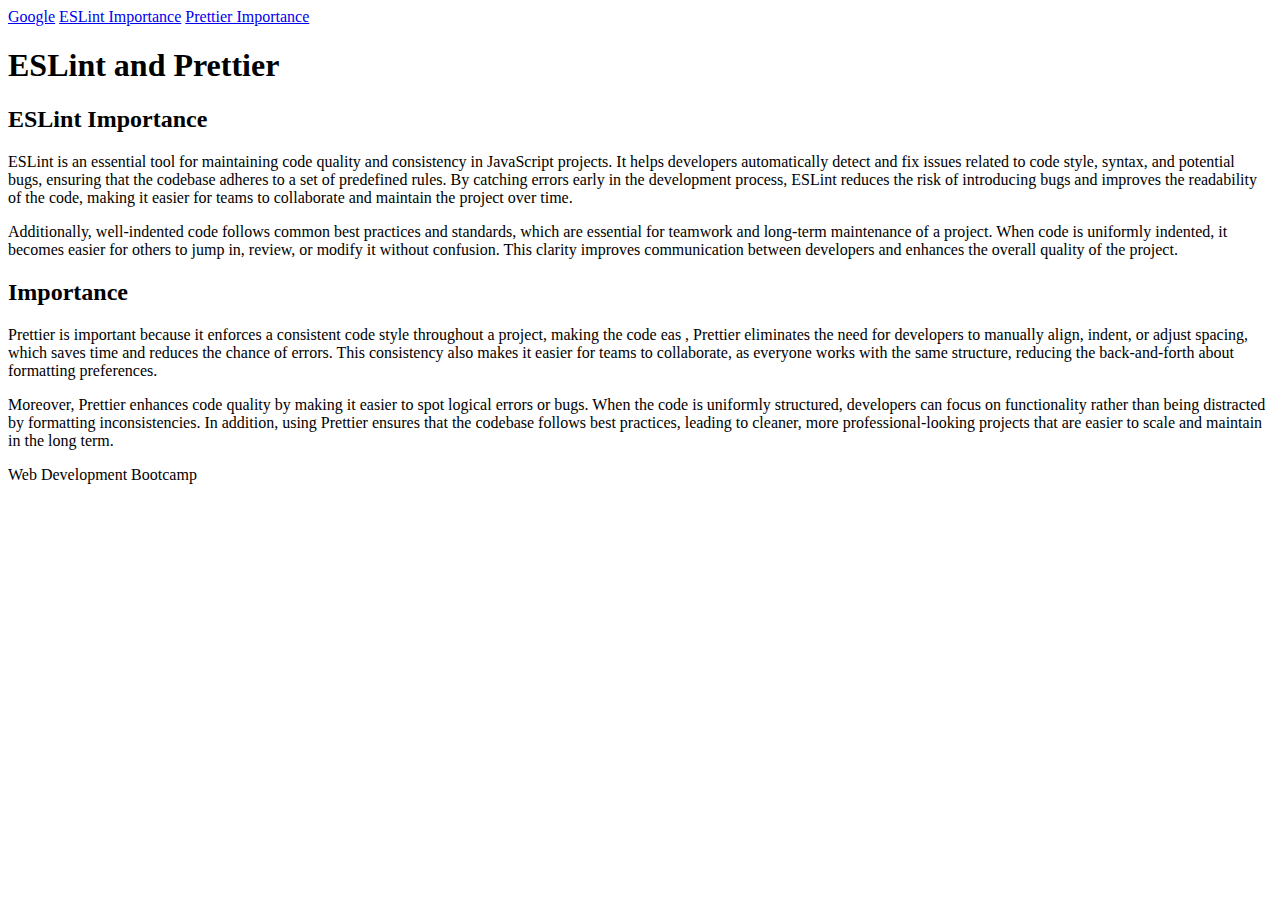
<file: html-and-the-web_find-the-errors/index.html>
<!DOCTYPE html>
<html lang="en">
  <head>
    <meta charset="UTF-8" />
    <meta name="viewport" content="width=device-width, initial-scale=1.0" />
    <title>Find the Errors</title>
  </head>
  <header>
    <nav>
      <a href="https://www.google.com/" target="_blank">Google</a>
      <a href="#article-eslint">ESLint Importance</a>
      <a href="#article-prettier">Prettier Importance</a>
    </nav>
  </header>
  <body>
    <h1>ESLint and Prettier</h1>
    <article id="article-eslint">
      <h2>ESLint Importance</h2>
      <p>
        ESLint is an essential tool for maintaining code quality and consistency
        in JavaScript projects. It helps developers automatically detect and fix
        issues related to code style, syntax, and potential bugs, ensuring that
        the codebase adheres to a set of predefined rules. By catching errors
        early in the development process, ESLint reduces the risk of introducing
        bugs and improves the readability of the code, making it easier for
        teams to collaborate and maintain the project over time.
      </p>
      <p>
        Additionally, well-indented code follows common best practices and
        standards, which are essential for teamwork and long-term maintenance of
        a project. When code is uniformly indented, it becomes easier for others
        to jump in, review, or modify it without confusion. This clarity
        improves communication between developers and enhances the overall
        quality of the project.
      </p>
    </article>
    <article id="article-prettier">
      <h2>Importance</h2>
      <p>
        Prettier is important because it enforces a consistent code style
        throughout a project, making the code eas , Prettier eliminates the need
        for developers to manually align, indent, or adjust spacing, which saves
        time and reduces the chance of errors. This consistency also makes it
        easier for teams to collaborate, as everyone works with the same
        structure, reducing the back-and-forth about formatting preferences.
      </p>
      <p>
        Moreover, Prettier enhances code quality by making it easier to spot
        logical errors or bugs. When the code is uniformly structured,
        developers can focus on functionality rather than being distracted by
        formatting inconsistencies. In addition, using Prettier ensures that the
        codebase follows best practices, leading to cleaner, more
        professional-looking projects that are easier to scale and maintain in
        the long term.
      </p>
    </article>
    <footer>Web Development Bootcamp</footer>
  </body>
</html>
</file>
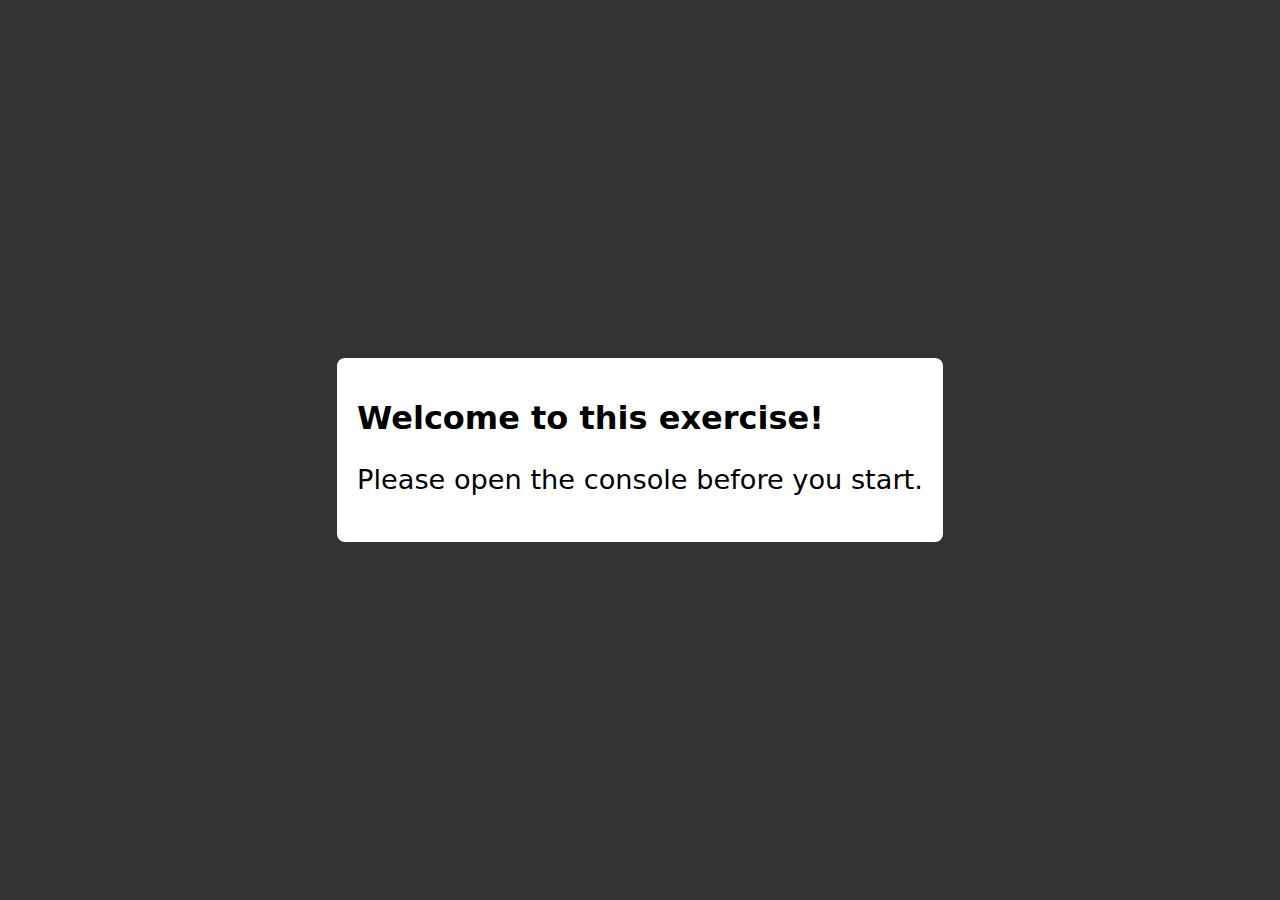
<file: js-conditions-and-booleans_statements/index.html>
<!DOCTYPE html>
<html lang="en">
  <head>
    <meta charset="utf-8" />
    <meta
      name="viewport"
      content="width=device-width, initial-scale=1, shrink-to-fit=no"
    />
    <title>JS Conditions and Booleans: Statements</title>
    <link rel="stylesheet" href="./css/styles.css" />
    <script src="./js/index.js" defer></script>
  </head>
  <body>
    <header>
      <h1>Welcome to this exercise!</h1>
      <p>Please open the console before you start.</p>
    </header>
  </body>
</html>
</file>
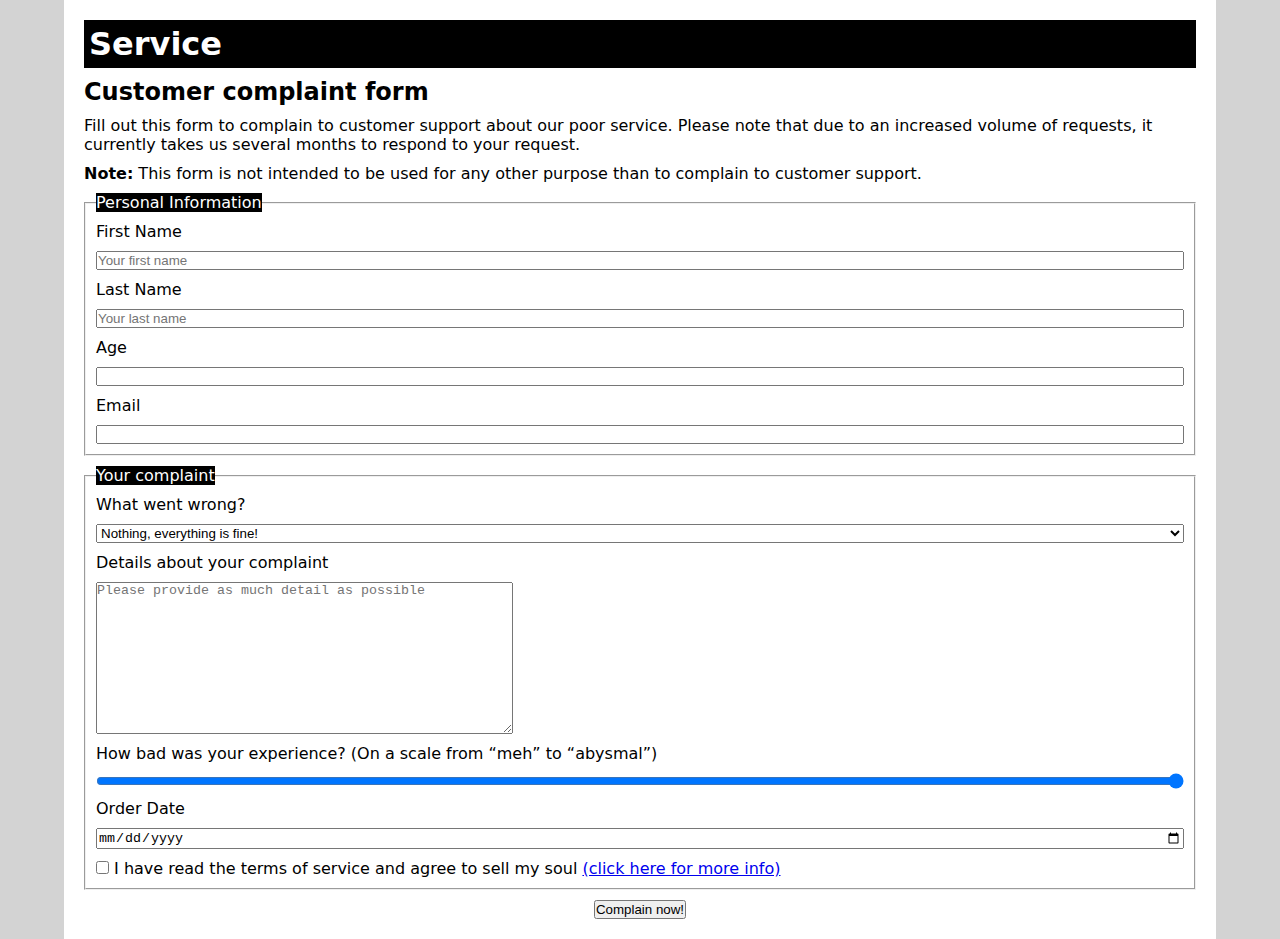
<file: js-forms_handle-form-submit/index.html>
<!DOCTYPE html>
<html lang="en">
  <head>
    <meta charset="utf-8" />
    <meta
      name="viewport"
      content="width=device-width, initial-scale=1, shrink-to-fit=no"
    />
    <title>JS Forms: Checkbox Input</title>
    <link rel="stylesheet" href="./css/styles.css" />
    <script src="./js/index.js" defer></script>
  </head>
  <body>
    <main>
      <h1>Service</h1>
      <h2>Customer complaint form</h2>
      <p>
        Fill out this form to complain to customer support about our poor
        service. Please note that due to an increased volume of requests, it
        currently takes us several months to respond to your request.
      </p>
      <p>
        <strong>Note:</strong> This form is not intended to be used for any
        other purpose than to complain to customer support.
      </p>
      <form data-js="form">
        <fieldset>
          <legend>Personal Information</legend>
          <label for="first-name">First Name</label>
          <input
            type="text"
            name="firstName"
            id="first-name"
            placeholder="Your first name"
          />

          <label for="last-name">Last Name</label>
          <input
            type="text"
            name="lastName"
            id="last-name"
            placeholder="Your last name"
          />

          <label for="age">Age</label>
          <input type="number" name="age" id="age" min="16" max="200" />

          <label for="email">Email</label>
          <input type="email" name="email" id="email" />
        </fieldset>

        <fieldset>
          <legend>Your complaint</legend>
          <label for="complaint">What went wrong?</label>
          <select name="complaint" id="complaint">
            <option value="nothing" selected>
              Nothing, everything is fine!
            </option>
            <option value="personal">It's me, not you!</option>
            <option value="broken">
              My product is broken, can you fix it?
            </option>
          </select>

          <label for="details">Details about your complaint</label>
          <textarea
            name="details"
            id="details"
            rows="10"
            cols="50"
            placeholder="Please provide as much detail as possible"
          ></textarea>

          <label for="badness"
            >How bad was your experience? (On a scale from <q>meh</q> to
            <q>abysmal</q>)
          </label>
          <input
            id="badness"
            name="badness"
            type="range"
            min="1"
            max="100"
            value="100"
          />

          <label for="order-date">Order Date</label>
          <input type="date" name="orderDate" id="order-date" />

          <label for="tos">
            <input type="checkbox" name="tos" id="tos" />
            I have read the terms of service and agree to sell my soul
            <a
              href="https://www.youtube.com/watch?v=dQw4w9WgXcQ"
              target="_blank"
              rel="noreferrer noopener"
            >
              (click here for more info)
            </a>
          </label>
        </fieldset>

        <button type="submit">Complain now!</button>
      </form>
    </main>
  </body>
</html>
</file>
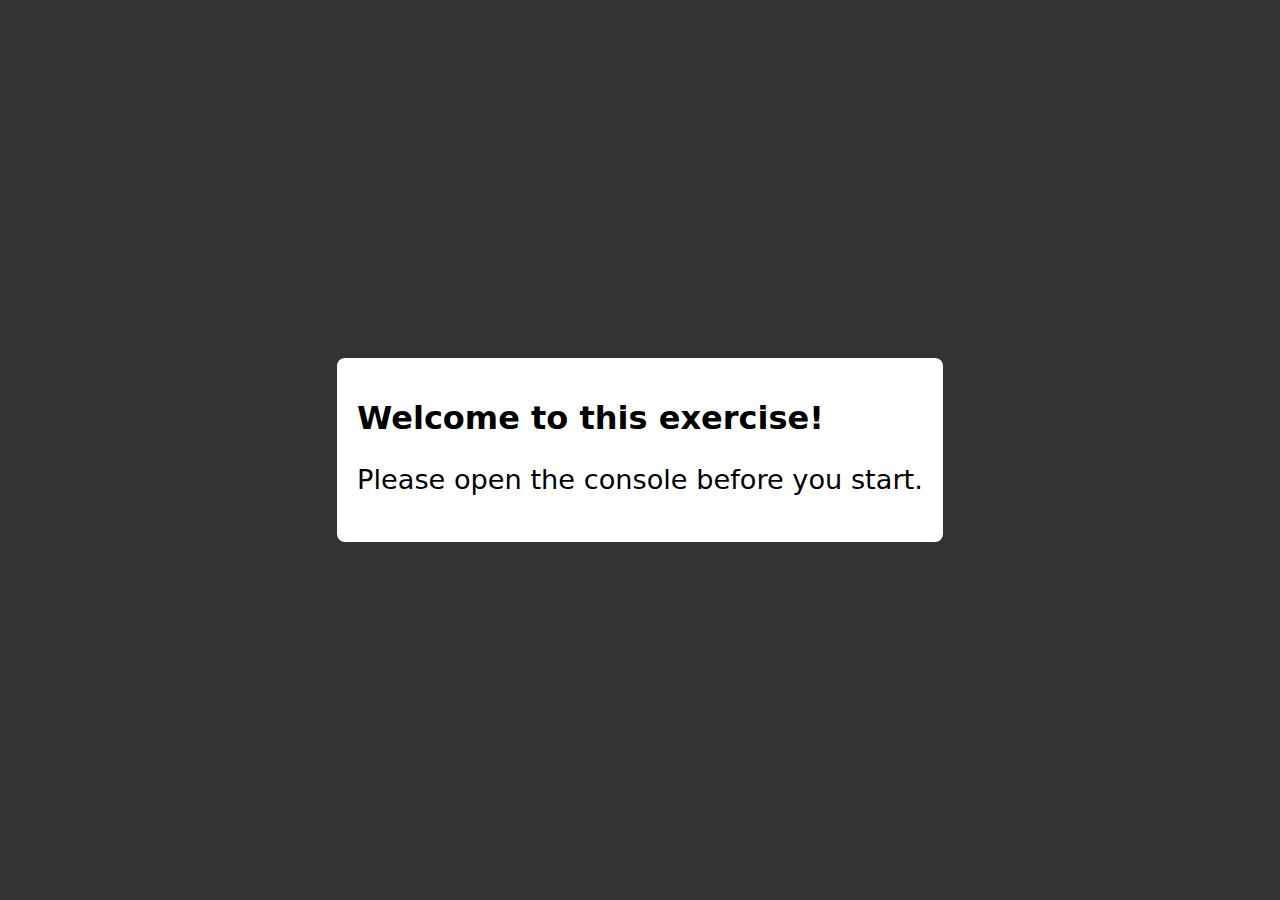
<file: js-functions_basic-functions/index.html>
<!DOCTYPE html>
<html lang="en">
  <head>
    <meta charset="utf-8" />
    <meta
      name="viewport"
      content="width=device-width, initial-scale=1, shrink-to-fit=no"
    />
    <title>JS Functions: Basic Functions</title>
    <link rel="stylesheet" href="./css/styles.css" />
    <script src="./js/index.js" defer></script>
  </head>
  <body>
    <!-- You don't need to change the HTML for this exercise. -->

    <header>
      <h1>Welcome to this exercise!</h1>
      <p>Please open the console before you start.</p>
    </header>
  </body>
</html>
</file>
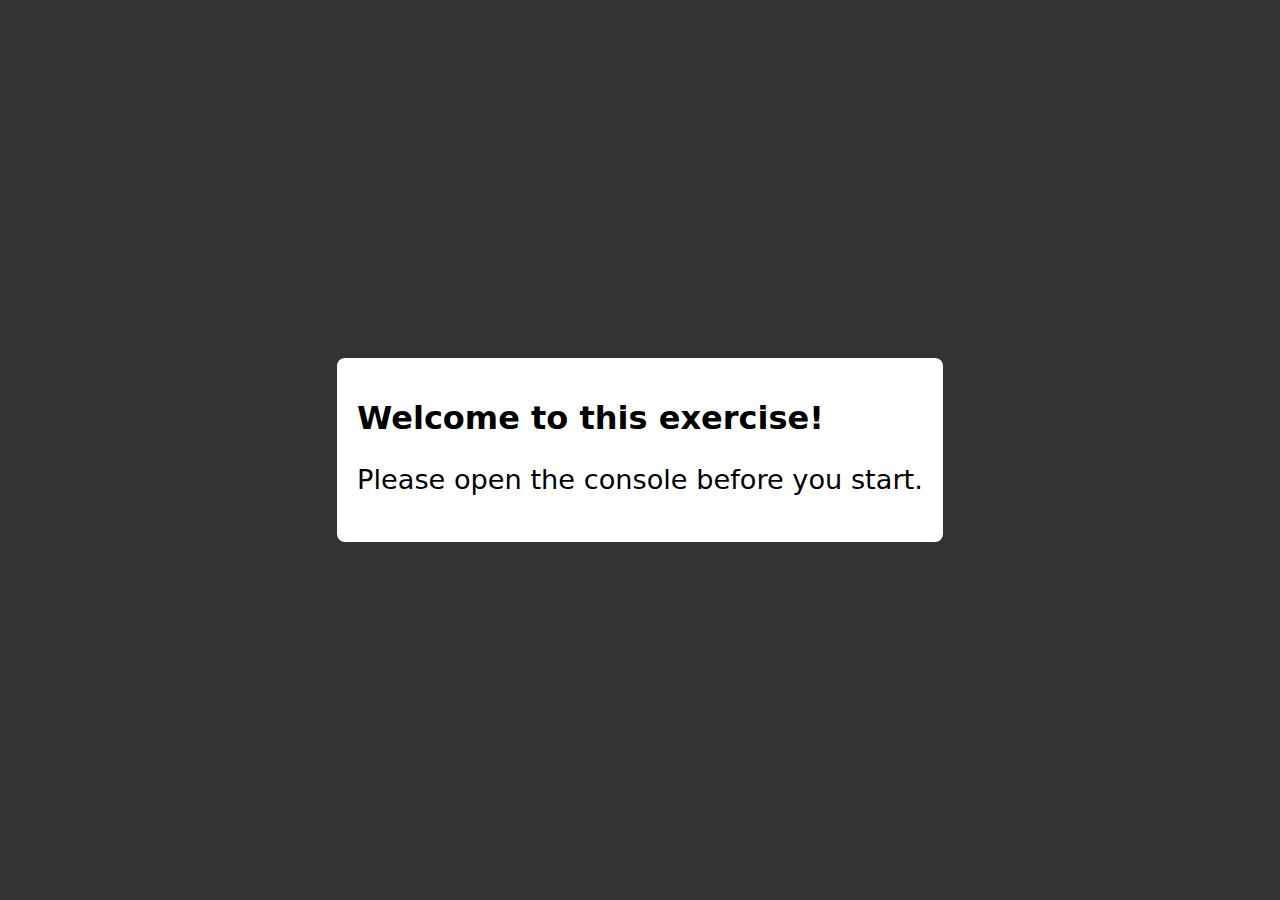
<file: js-functions_functions-with-parameters/index.html>
<!DOCTYPE html>
<html lang="en">
  <head>
    <meta charset="utf-8" />
    <meta
      name="viewport"
      content="width=device-width, initial-scale=1, shrink-to-fit=no"
    />
    <title>JS Functions: Functions with Parameters</title>
    <link rel="stylesheet" href="./css/styles.css" />
    <script src="./js/index.js" defer></script>
  </head>
  <body>
    <!-- You don't need to change the HTML for this exercise. -->

    <header>
      <h1>Welcome to this exercise!</h1>
      <p>Please open the console before you start.</p>
    </header>
  </body>
</html>
</file>
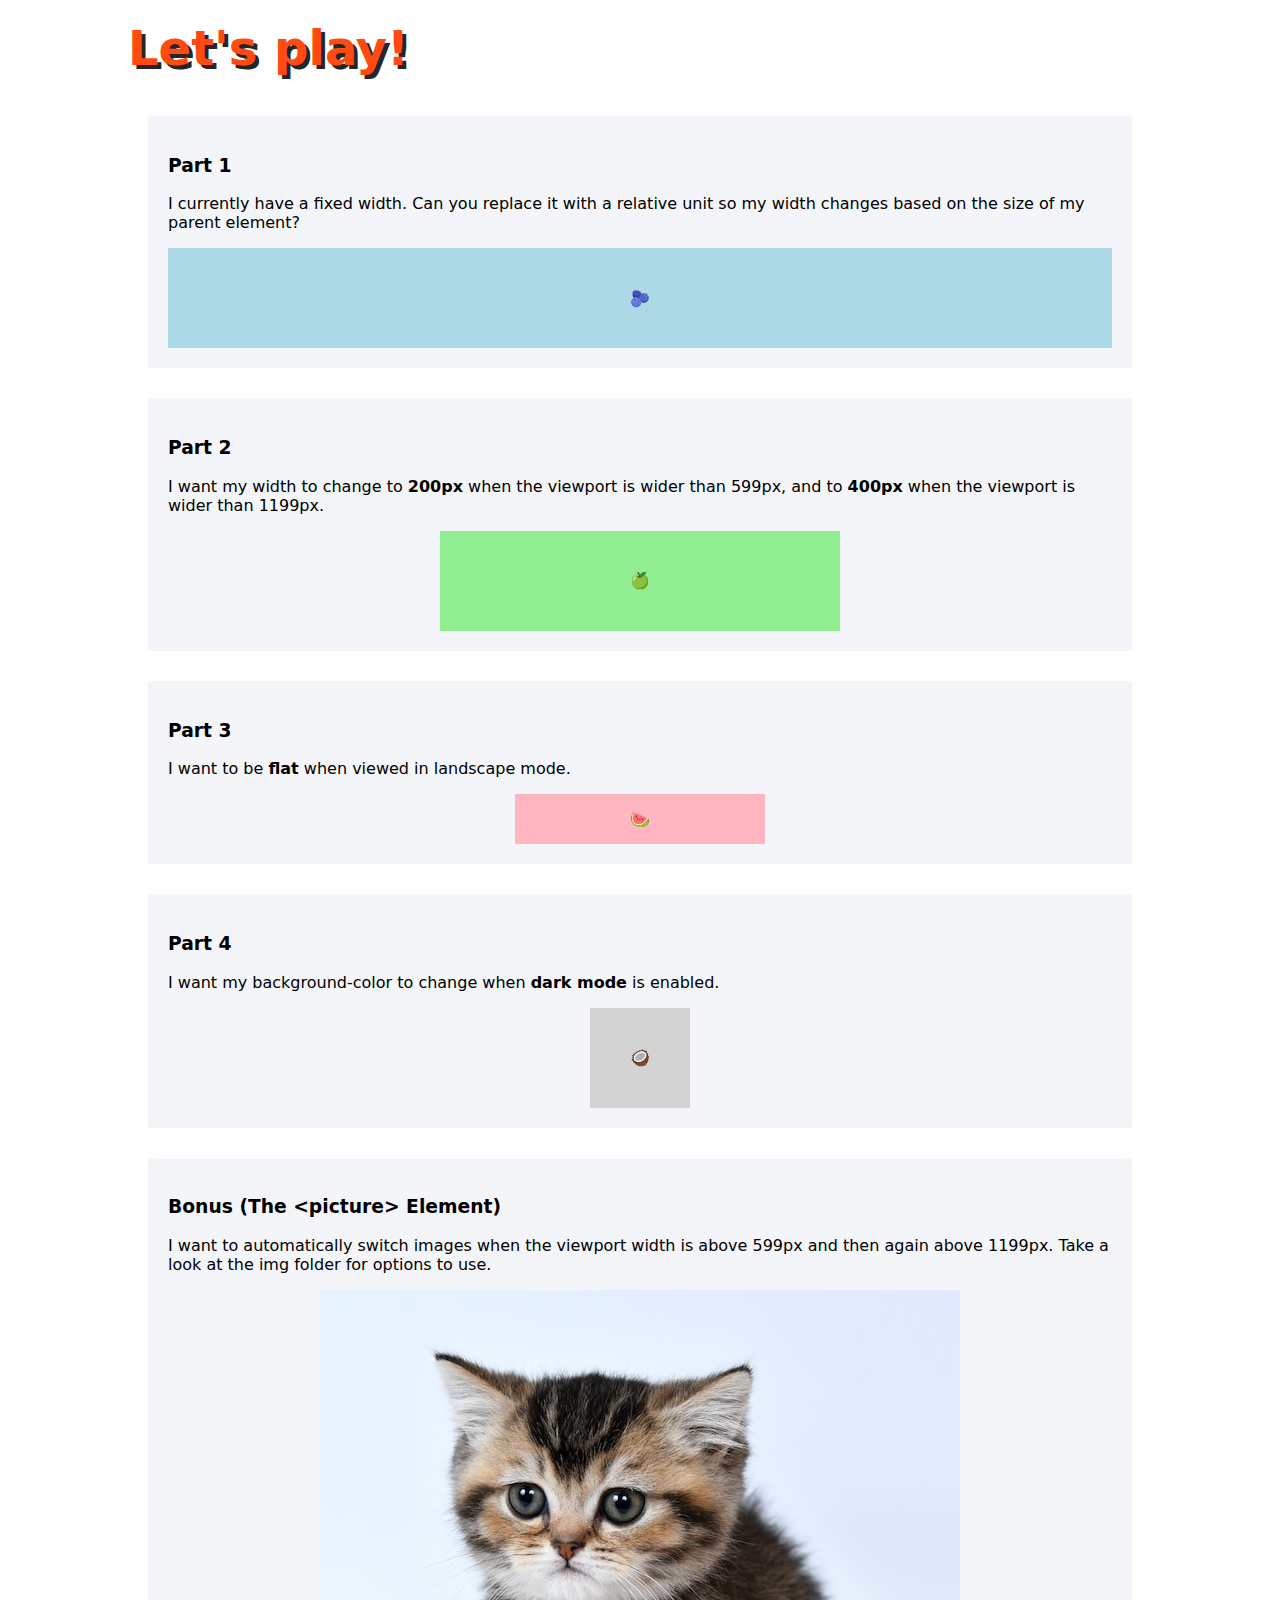
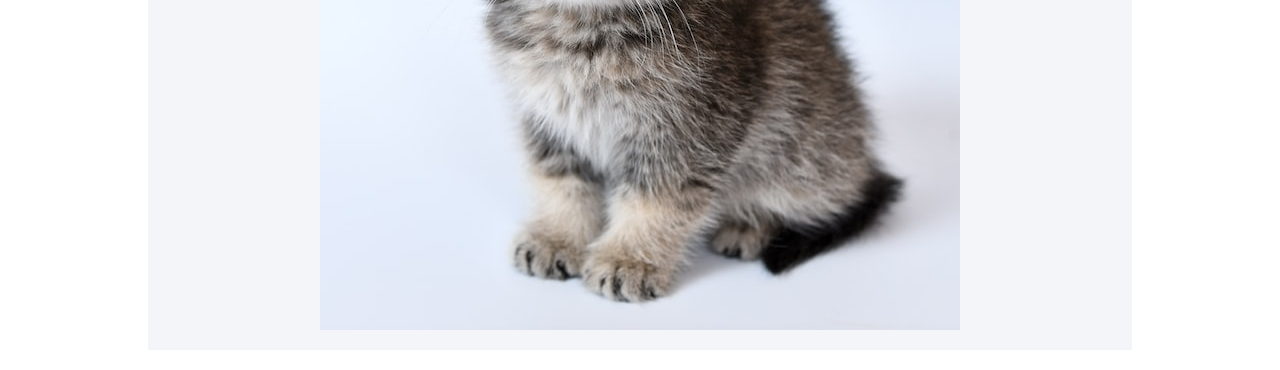
<file: css-responsive-playground/css-responsive_playground/index.html>
<!DOCTYPE html>
<html lang="en">
  <head>
    <meta charset="utf-8" />
    <meta
      name="viewport"
      content="width=device-width, initial-scale=1, shrink-to-fit=no"
    />
    <title>Playground</title>
    <link rel="stylesheet" href="./css/styles.css" />
  </head>
  <body>
    <main>
      <h1>Let's play!</h1>
      <section class="playground">
        <section class="section">
          <h3>Part 1</h3>
          <p>
            I currently have a fixed width. Can you replace it with a relative
            unit so my width changes based on the size of my parent element?
          </p>
          <div class="box box--one">🫐</div>
        </section>
        <section class="section">
          <h3>Part 2</h3>
          <p>
            I want my width to change to <strong>200px</strong> when the
            viewport is wider than 599px, and to <strong>400px</strong> when the
            viewport is wider than 1199px.
          </p>
          <div class="box box--two">🍏</div>
        </section>
        <section class="section">
          <h3>Part 3</h3>
          <p>
            I want to be <strong>flat</strong> when viewed in landscape mode.
          </p>
          <div class="box box--three">🍉</div>
        </section>
        <section class="section">
          <h3>Part 4</h3>
          <p>
            I want my background-color to change when
            <strong>dark mode</strong> is enabled.
          </p>
          <div class="box box--four">🥥</div>
        </section>

        <section class="section">
          <h3>Bonus (The &lt;picture&gt; Element)</h3>
          <p>
            I want to automatically switch images when the viewport width is
            above 599px and then again above 1199px. Take a look at the img
            folder for options to use.
          </p>
          <div class="box box--five">
            <!-- You might want to use the <picture> element here. -->
            <img src="./img/cat_small.jpg" alt="A cat" />
          </div>
        </section>
      </section>
    </main>
  </body>
</html>
</file>
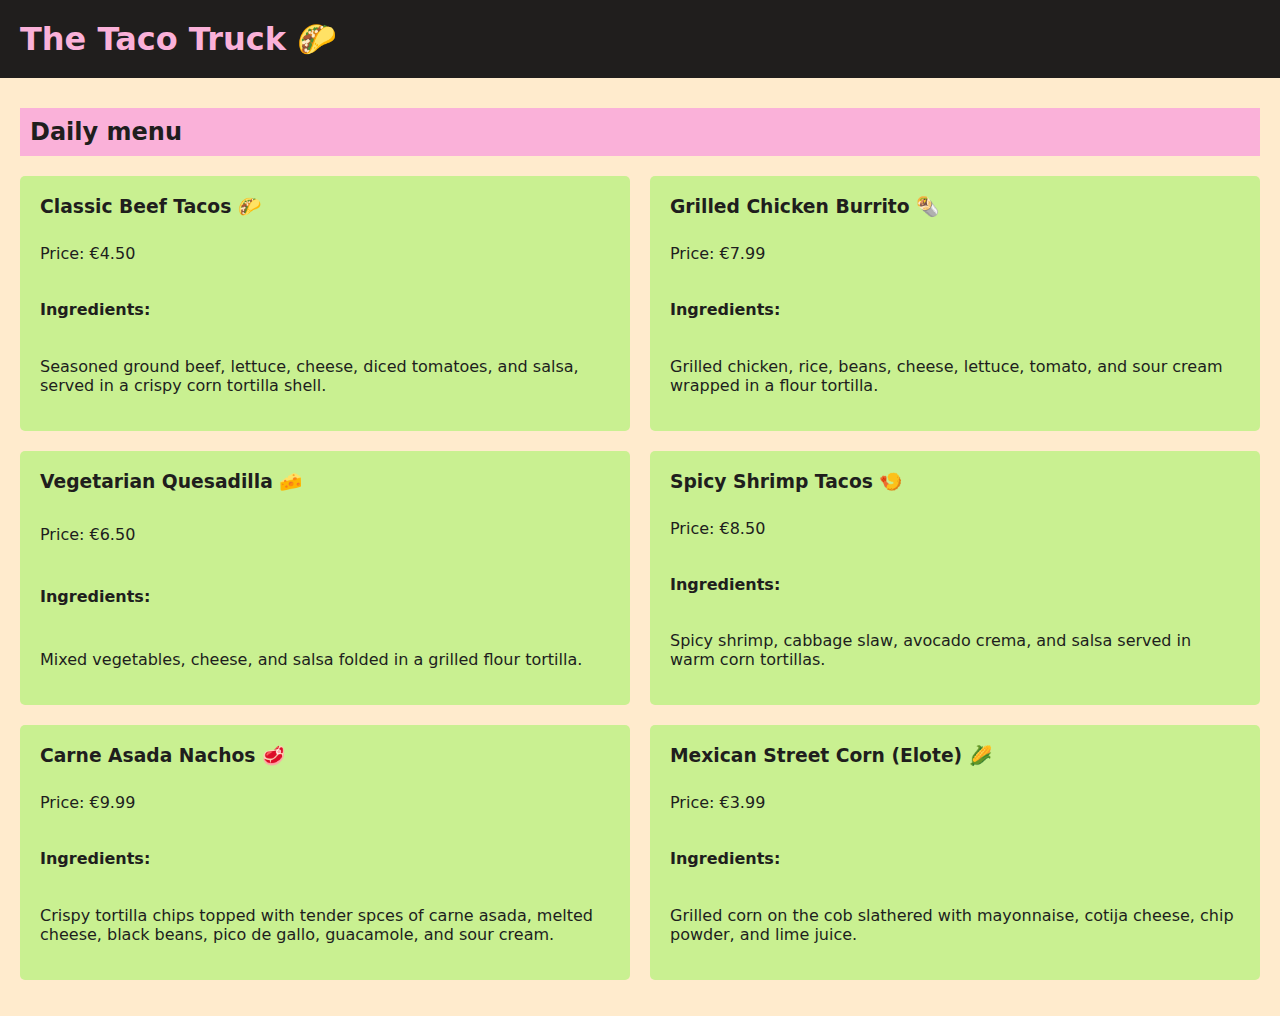
<file: css_taco_truck/css-structure_taco-truck/index.html>
<!DOCTYPE html>
<html lang="en">
  <head>
    <meta charset="utf-8" />
    <meta
      name="viewport"
      content="width=device-width, initial-scale=1, shrink-to-fit=no"
    />
    <title>The Taco Truck</title>
    <link rel="stylesheet" href="./styles.css" />
  </head>
  <body>
    <header class="header">
      <h1 class="header__title">
        The Taco Truck
        <span
          role="img"
          aria-label="Taco emoji representing the restaurant theme"
          >🌮</span
        >
      </h1>
    </header>

    <main class="main-content">
      <h2 class="main-content__title">Daily menu</h2>
      <ul class="main-content__menu-list">
        <li class="card">
          <h3 class="card__title">
            Classic Beef Tacos
            <span
              role="img"
              aria-label="Taco emoji representing Classic Beef Tacos"
              >🌮</span
            >
          </h3>
          <p>Price: €4.50</p>
          <h4>Ingredients:</h4>
          <p>
            Seasoned ground beef, lettuce, cheese, diced tomatoes, and salsa,
            served in a crispy corn tortilla shell.
          </p>
        </li>

        <li class="card">
          <h3 class="card__title">
            Grilled Chicken Burrito
            <span
              role="img"
              aria-label="Burrito emoji representing Grilled Chicken Burrito"
              >🌯</span
            >
          </h3>
          <p>Price: €7.99</p>
          <h4>Ingredients:</h4>
          <p>
            Grilled chicken, rice, beans, cheese, lettuce, tomato, and sour
            cream wrapped in a flour tortilla.
          </p>
        </li>

        <li class="card">
          <h3 class="card__title">
            Vegetarian Quesadilla
            <span
              role="img"
              aria-label="Cheese emoji representing Vegetarian Quesadilla"
              >🧀</span
            >
          </h3>
          <p>Price: €6.50</p>
          <h4>Ingredients:</h4>
          <p>
            Mixed vegetables, cheese, and salsa folded in a grilled flour
            tortilla.
          </p>
        </li>

        <li class="card">
          <h3 class="card__title">
            Spicy Shrimp Tacos
            <span
              role="img"
              aria-label="Shrimp emoji representing Spicy Shrimp Tacos"
              >🍤</span
            >
          </h3>
          <p>Price: €8.50</p>
          <h4>Ingredients:</h4>
          <p>
            Spicy shrimp, cabbage slaw, avocado crema, and salsa served in warm
            corn tortillas.
          </p>
        </li>

        <li class="card">
          <h3 class="card__title">
            Carne Asada Nachos
            <span
              role="img"
              aria-label="Steak emoji representing Carne Asada Nachos"
              >🥩</span
            >
          </h3>
          <p>Price: €9.99</p>
          <h4>Ingredients:</h4>
          <p>
            Crispy tortilla chips topped with tender spces of carne asada,
            melted cheese, black beans, pico de gallo, guacamole, and sour
            cream.
          </p>
        </li>

        <li class="card">
          <h3 class="card__title">
            Mexican Street Corn (Elote)
            <span
              role="img"
              aria-label="Corn emoji representing Mexican Street Corn"
              >🌽</span
            >
          </h3>
          <p>Price: €3.99</p>
          <h4>Ingredients:</h4>
          <p>
            Grilled corn on the cob slathered with mayonnaise, cotija cheese,
            chip powder, and lime juice.
          </p>
        </li>
      </ul>
    </main>
  </body>
</html>
</file>
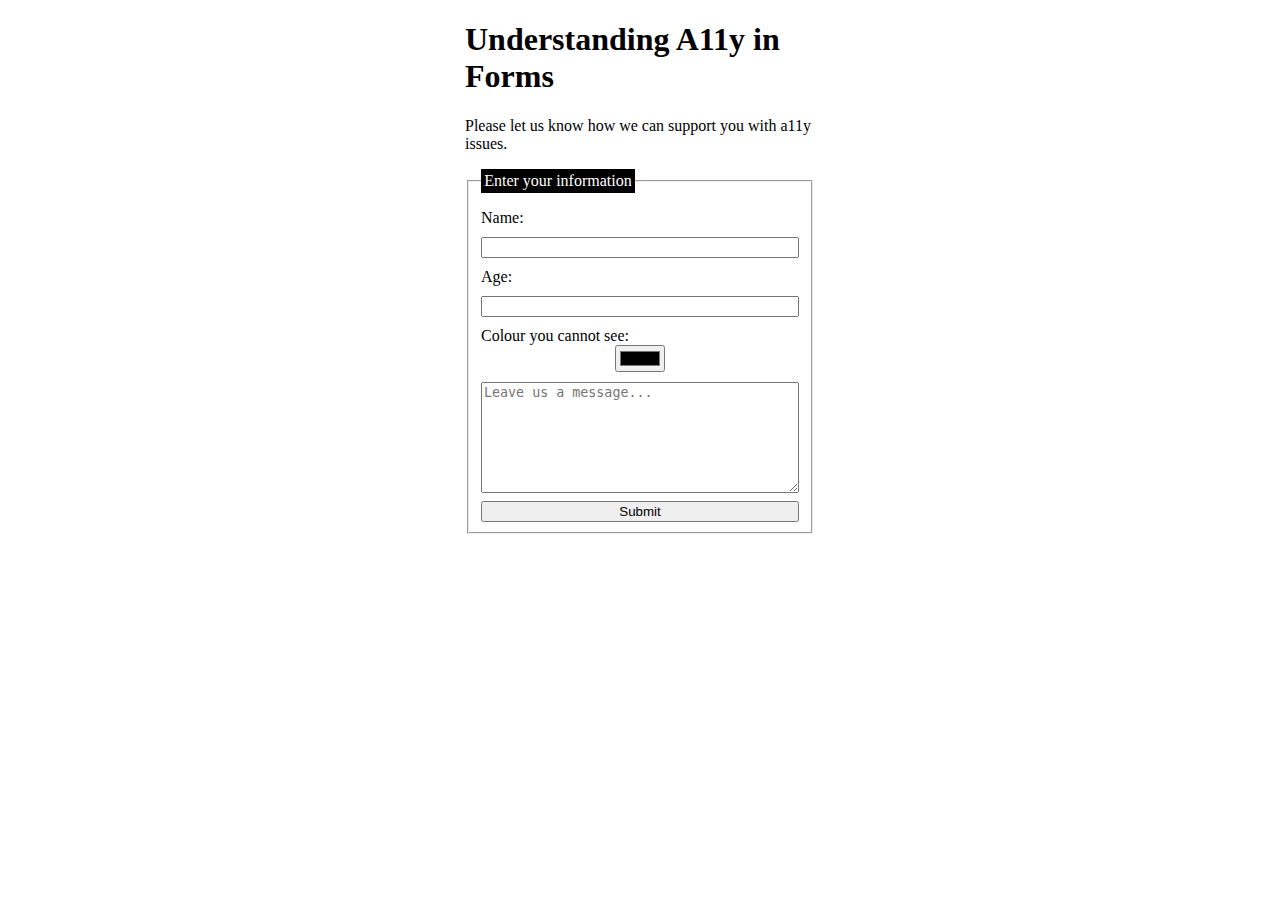
<file: finding-a11y-errors/html-forms_finding-a11y-errors/index.html>
<!DOCTYPE html>
<html lang="en">
  <head>
    <meta charset="utf-8" />
    <meta
      name="viewport"
      content="width=device-width, initial-scale=1, shrink-to-fit=no"
    />
    <title>dForms and A11y</title>
    <link rel="stylesheet" href="./css/styles.css" />
  </head>
  <body>
    <section>
      <h1 id="title">Understanding A11y in Forms</h1>
      <p id="description">
        Please let us know how we can support you with a11y issues.
      </p>

      <form aria-labelledby="title" aria-describedby="description">
        <fieldset>
          <legend>Enter your information</legend>
          <label for="name-Input"> Name:</label>
          <input id="name-Input" type="text" />
          <label for="age-Input">Age:</label>
          <input id="age-Input" type="text" />
          <label for="color-Input">Colour you cannot see:</label>
          <input id="color-Input" type="color" />
          <textarea rows="7" placeholder="Leave us a message..."></textarea>
          <button type="submit">Submit</button>
        </fieldset>
      </form>
    </section>
  </body>
</html>
</file>
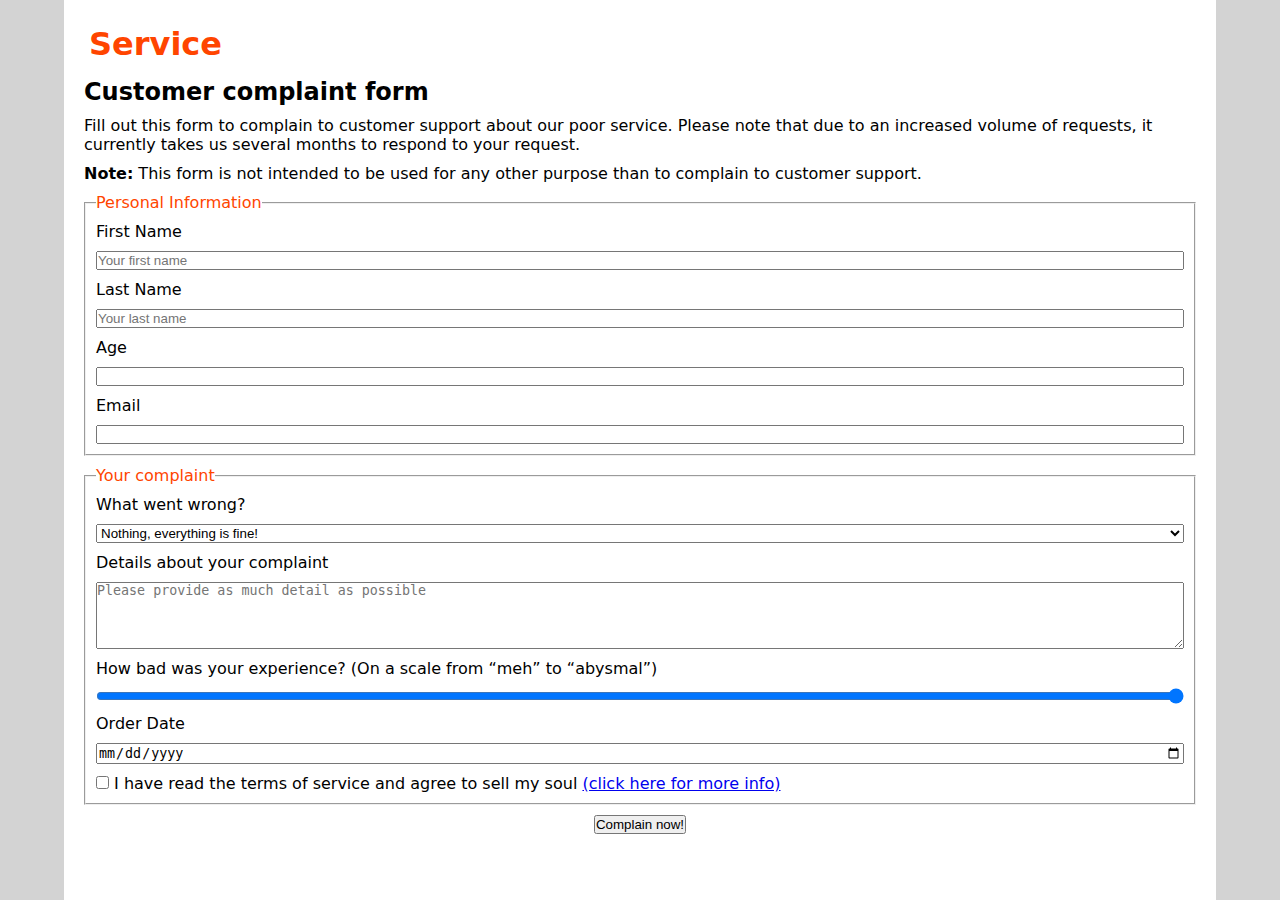
<file: form-validation/html-forms_form-validation/index.html>
<!DOCTYPE html>
<html lang="en">
  <head>
    <meta charset="utf-8" />
    <meta
      name="viewport"
      content="width=device-width, initial-scale=1, shrink-to-fit=no"
    />
    <title>HTML Forms</title>
    <link rel="stylesheet" href="./css/styles.css" />
    <script src="./js/index.js" defer></script>
  </head>
  <body>
    <main>
      <h1>Service</h1>
      <h2>Customer complaint form</h2>
      <p>
        Fill out this form to complain to customer support about our poor
        service. Please note that due to an increased volume of requests, it
        currently takes us several months to respond to your request.
      </p>
      <p>
        <strong>Note:</strong> This form is not intended to be used for any
        other purpose than to complain to customer support.
      </p>
      <form data-js="form">
        <fieldset>
          <legend>Personal Information</legend>
          <label for="first-name">First Name</label>
          <input
            type="text"
            name="firstName"
            id="first-name"
            placeholder="Your first name"
            minlength="4"
            maxlength="30"
            required
          />

          <label for="last-name">Last Name</label>
          <input
            type="text"
            name="lastName"
            id="last-name"
            placeholder="Your last name"
            minlength="4"
            maxlength="30"
            required
          />

          <label for="age">Age</label>
          <input type="number" name="age" min="14" id="age" />

          <label for="email">Email</label>
          <input type="email" name="email" id="email" />
        </fieldset>

        <fieldset>
          <legend>Your complaint</legend>
          <label for="complaint">What went wrong?</label>
          <select name="complaint" id="complaint">
            <option value="nothing" selected>
              Nothing, everything is fine!
            </option>
            <option value="personal">It's me, not you!</option>
            <option value="broken">
              My product is broken, can you fix it?
            </option>
          </select>

          <label for="details">Details about your complaint</label>
          <textarea
            name="details"
            id="details"
            placeholder="Please provide as much detail as possible"
          ></textarea>

          <label for="badness"
            >How bad was your experience? (On a scale from <q>meh</q> to
            <q>abysmal</q>)
          </label>
          <input
            id="badness"
            name="badness"
            type="range"
            min="1"
            max="100"
            value="100"
          />

          <label for="order-date">Order Date</label>
          <input type="date" name="orderDate" id="order-date" />

          <label for="terms-of-service">
            <input
              type="checkbox"
              name="terms-of-service"
              id="terms-of-service"
              required
            />
            I have read the terms of service and agree to sell my soul
            <a
              href="https://www.youtube.com/watch?v=dQw4w9WgXcQ"
              target="_blank"
              rel="noreferrer noopener"
            >
              (click here for more info)
            </a>
          </label>
        </fieldset>

        <button type="submit">Complain now!</button>
      </form>
    </main>
  </body>
</html>
</file>
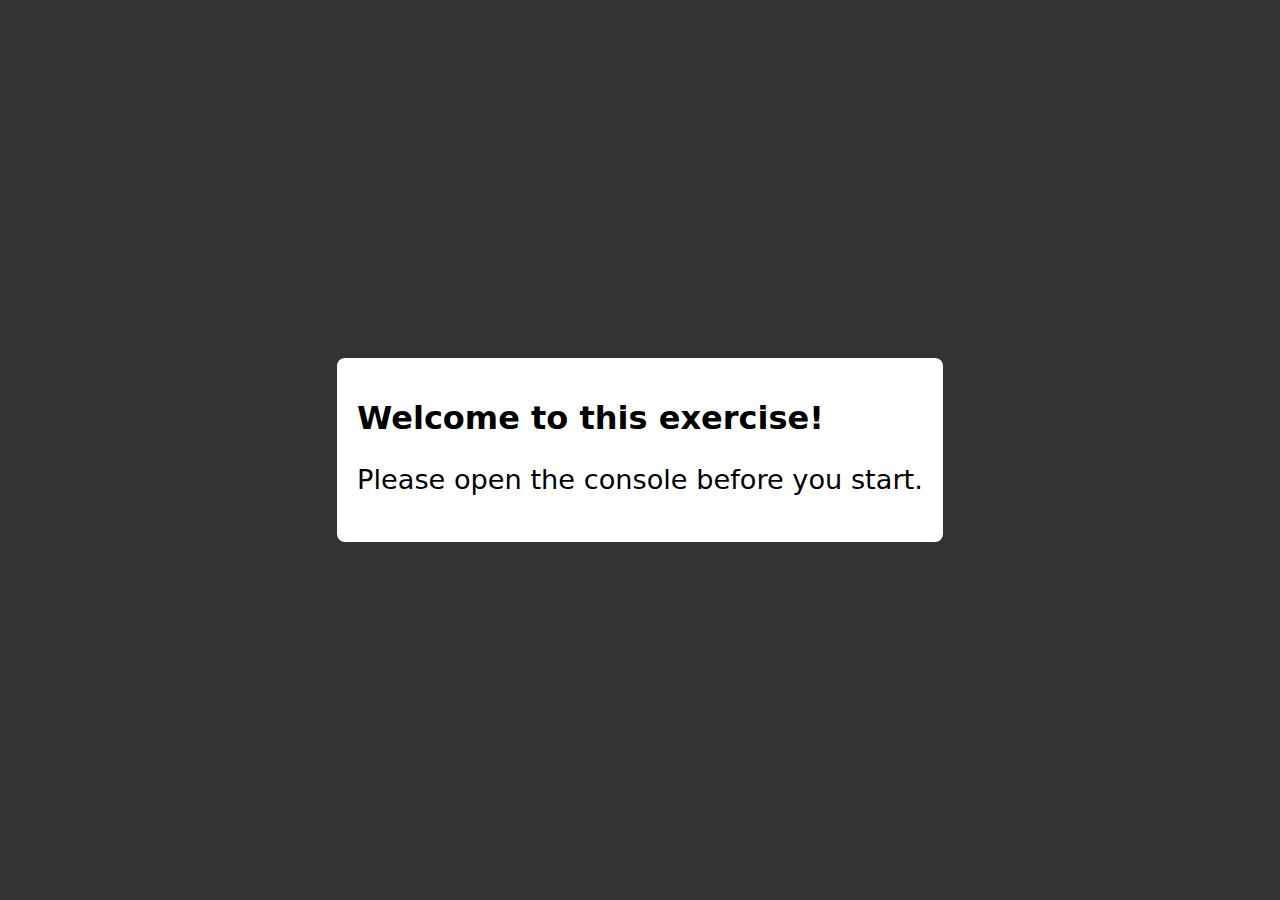
<file: js-functions_calculations/js-functions_basic-calculations/index.html>
<!DOCTYPE html>
<html lang="en">
  <head>
    <meta charset="UTF-8" />
    <meta name="viewport" content="width=device-width, initial-scale=1.0" />
    <title>JS Functions: Calculations</title>
    <link rel="stylesheet" href="./css/styles.css" />
    <script src="./js/index.js" defer></script>
  </head>
  <body>
    <!-- You don't need to change the HTML for this exercise. -->

    <header>
      <h1>Welcome to this exercise!</h1>
      <p>Please open the console before you start.</p>
    </header>
  </body>
</html>
</file>
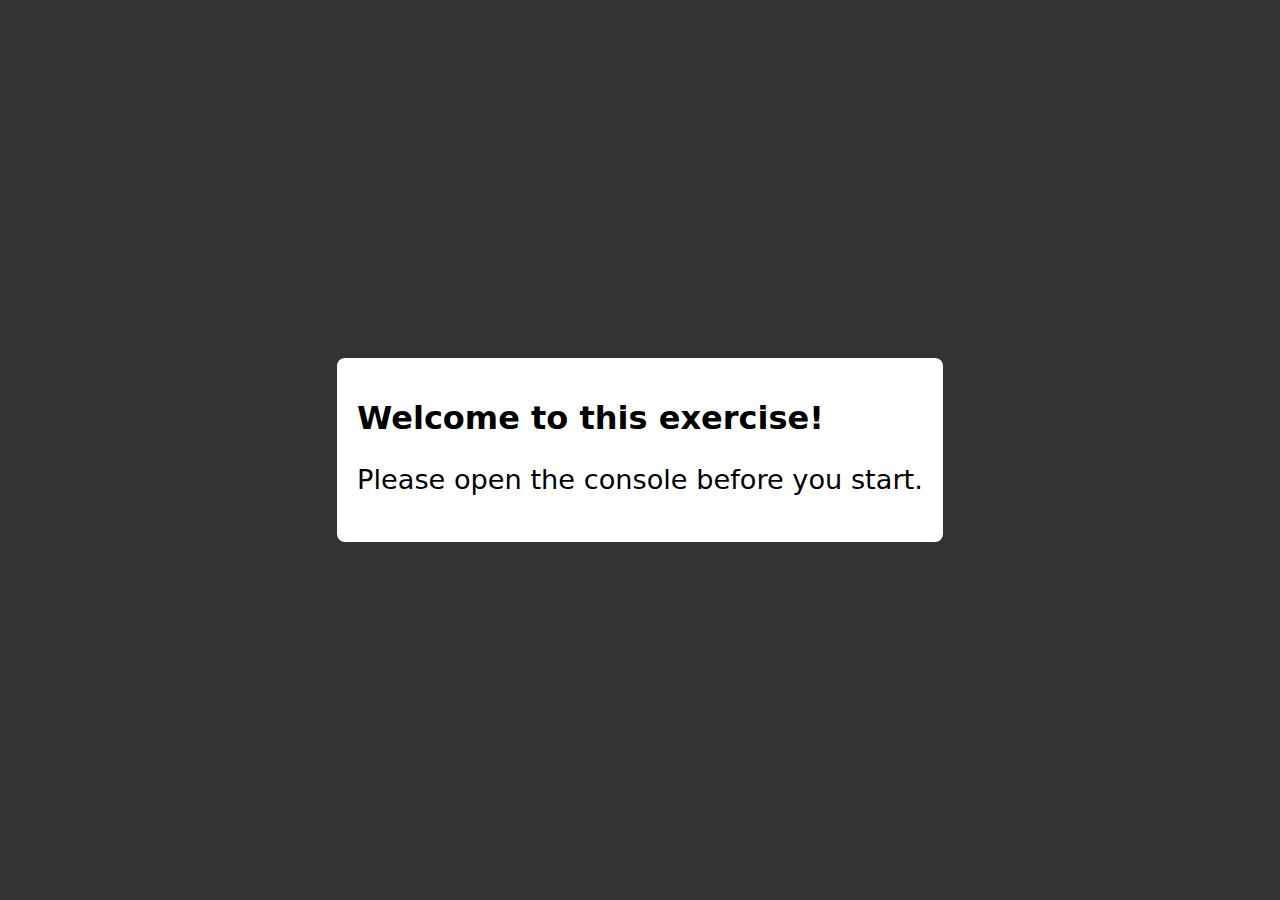
<file: js-functions_functions-convert-arrow-functions/js-functions_arrow-functions/index.html>
<!DOCTYPE html>
<html lang="en">
  <head>
    <meta charset="utf-8" />
    <meta
      name="viewport"
      content="width=device-width, initial-scale=1, shrink-to-fit=no"
    />
    <title>JS Functions: Convert Arrow Functions</title>
    <link rel="stylesheet" href="./css/styles.css" />
    <script src="./js/index.js" defer></script>
  </head>
  <body>
    <!-- You don't need to change the HTML for this exercise. -->

    <header>
      <h1>Welcome to this exercise!</h1>
      <p>Please open the console before you start.</p>
    </header>
  </body>
</html>
</file>
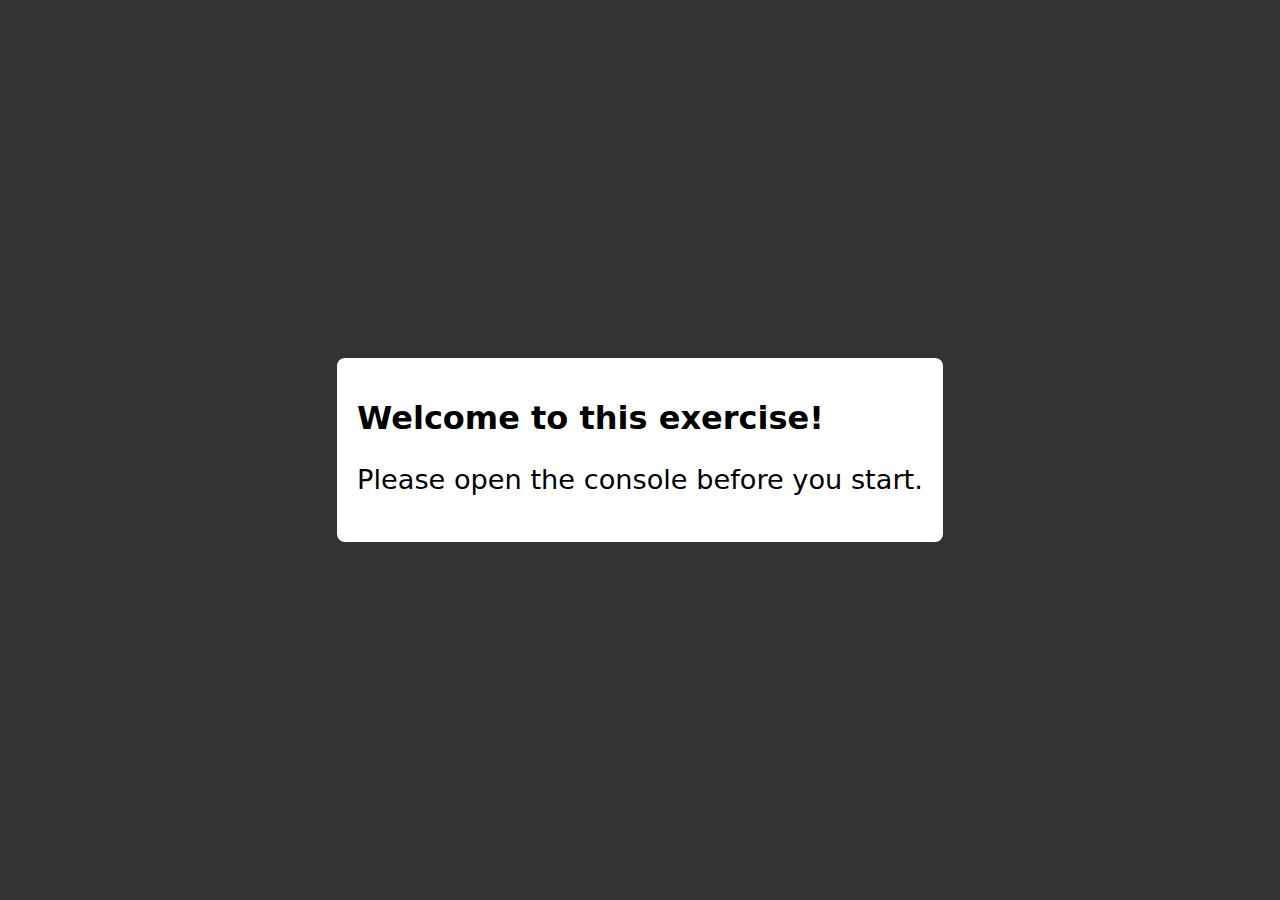
<file: js-functions_functions-with-parameters-extra/js-functions_functions-with-parameters-extra/index.html>
<!DOCTYPE html>
<html lang="en">
  <head>
    <meta charset="utf-8" />
    <meta
      name="viewport"
      content="width=device-width, initial-scale=1, shrink-to-fit=no"
    />
    <title>JS Functions: Functions with Parameters Extra</title>
    <link rel="stylesheet" href="./css/styles.css" />
    <script src="./js/index.js" defer></script>
  </head>
  <body>
    <!-- You don't need to change the HTML for this exercise. -->

    <header>
      <h1>Welcome to this exercise!</h1>
      <p>Please open the console before you start.</p>
    </header>
  </body>
</html>
</file>
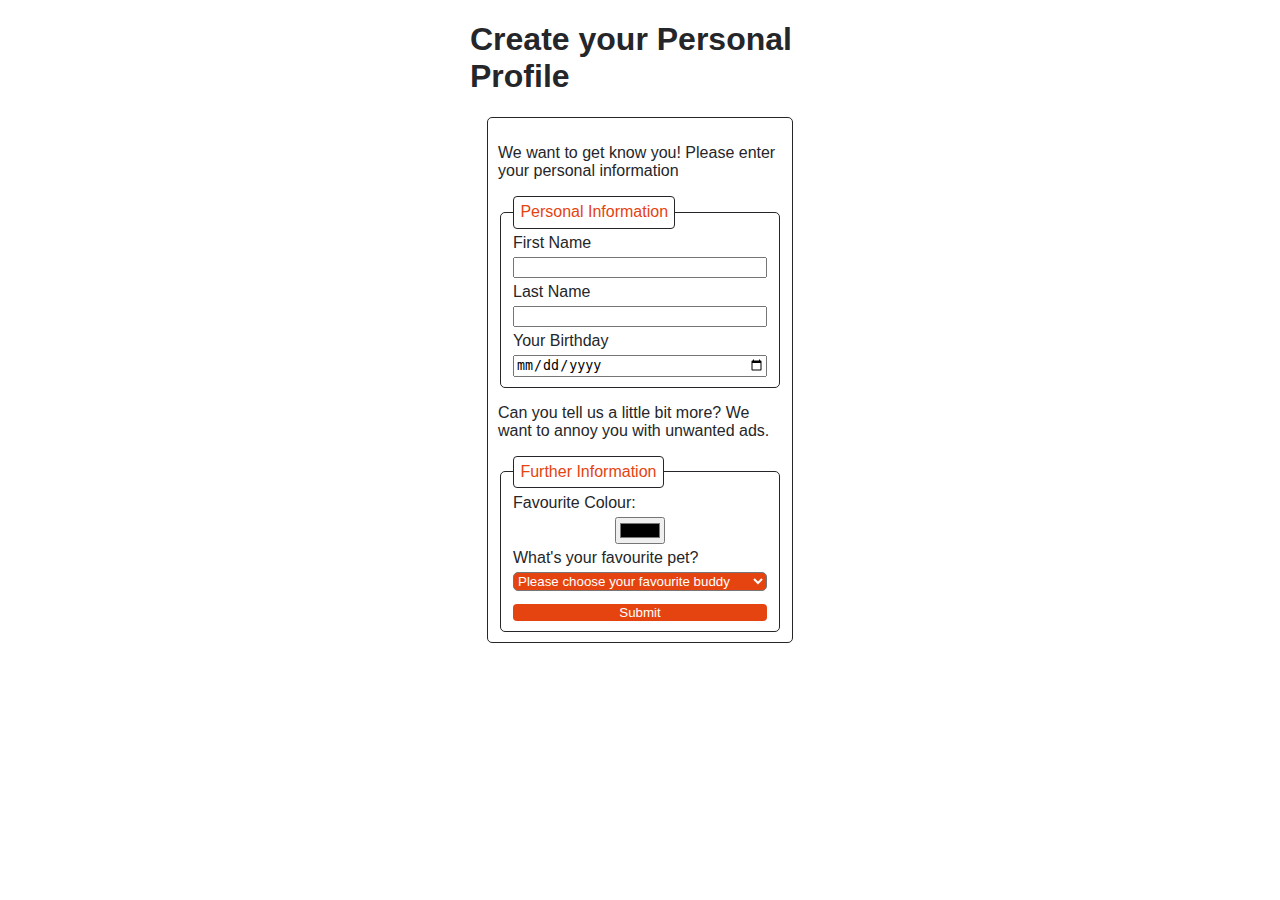
<file: personal-profile-form/html-forms_personal-profile-form/index.html>
<!DOCTYPE html>
<html lang="en">
  <head>
    <meta charset="utf-8" />
    <meta
      name="viewport"
      content="width=device-width, initial-scale=1, shrink-to-fit=no"
    />
    <title>Personal Profile Form</title>
    <link rel="stylesheet" href="./css/styles.css" />
  </head>
  <body>
    <h1>Create your Personal Profile</h1>
    <section>
      <form>
        <p>We want to get know you! Please enter your personal information</p>
        <fieldset>
          <legend>Personal Information</legend>

          <label for="inputFirstName">First Name</label>
          <input id="inputFirstName" type="text" />
          <label for="inputLastName">Last Name</label>
          <input id="inputLasttName" type="text" />
          <label for="">Your Birthday</label>
          <input id="inputDate" type="date" />
        </fieldset>
        <p>
          Can you tell us a little bit more? We want to annoy you with unwanted
          ads.
        </p>
        <fieldset>
          <legend>Further Information</legend>
          <label for="favourite-color">Favourite Colour:</label>
          <input type="color" id="favourite-color" />
          <label for="favourite animal">What's your favourite pet?</label>
          <select id="favourite animal">
            <option value="budgy">Please choose your favourite buddy</option>
            <option value="budgy">budgerigar</option>
            <option value="doggy">dog</option>
            <option value="catly">cat</option>
          </select>
          <button type="submit">Submit</button>
        </fieldset>
      </form>
    </section>
  </body>
</html>
</file>
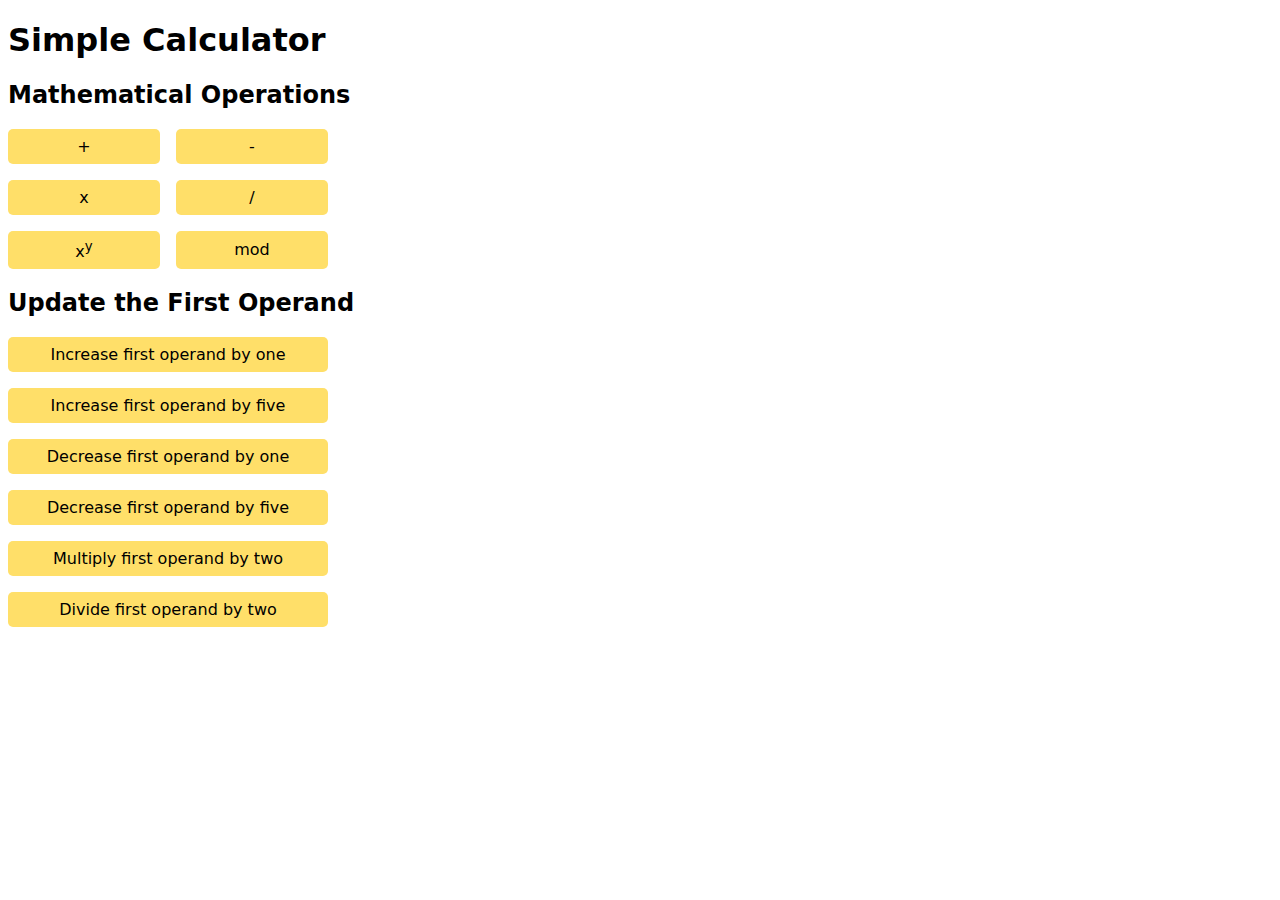
<file: simple-calculator/js-dom-and-events_simple-calculator/index.html>
<!DOCTYPE html>
<html lang="en">
  <head>
    <meta charset="utf-8" />
    <meta
      name="viewport"
      content="width=device-width, initial-scale=1, shrink-to-fit=no"
    />
    <title>JS DOM and Events: Simple Calculator</title>
    <link rel="stylesheet" href="./css/styles.css" />
    <script src="./js/index.js" defer></script>
  </head>
  <body>
    <h1>Simple Calculator</h1>

    <h2>Mathematical Operations</h2>
    <section class="mathematical-operations">
      <button type="button" class="button" data-js="add">+</button>
      <button type="button" class="button" data-js="subtract">-</button>
      <button type="button" class="button" data-js="multiply">x</button>
      <button type="button" class="button" data-js="divide">/</button>
      <button type="button" class="button" data-js="exponent">
        x<sup>y</sup>
      </button>
      <button type="button" class="button" data-js="modulo">mod</button>
    </section>

    <h2>Update the First Operand</h2>
    <div class="update-operand">
      <button type="button" class="button" data-js="increase-by-one">
        Increase first operand by one
      </button>
      <button type="button" class="button" data-js="increase-by-five">
        Increase first operand by five
      </button>
      <button type="button" class="button" data-js="decrease-by-one">
        Decrease first operand by one
      </button>
      <button type="button" class="button" data-js="decrease-by-five">
        Decrease first operand by five
      </button>
      <button type="button" class="button" data-js="multiply-by-two">
        Multiply first operand by two
      </button>
      <button type="button" class="button" data-js="divide-by-two">
        Divide first operand by two
      </button>
    </div>
  </body>
</html>
</file>
<file: js-conditions-and-booleans_statements/css/styles.css>
*,
*::before,
*::after {
  box-sizing: border-box;
}

body {
  margin: 0;
  font-family: system-ui;
  display: flex;
  justify-content: center;
  align-items: center;
  height: 100vh;
  background-color: #333;
}

header {
  padding: 20px;
  background-color: white;
  border-radius: 8px;
}

h1 {
  font-size: 2rem;
}

p {
  font-size: 1.7rem;
}
</file>
<file: js-forms_handle-form-submit/css/styles.css>
*,
*::before,
*::after {
  box-sizing: border-box;
  margin: 0;
  padding: 0;
}

body {
  font-family: system-ui;
  background-color: lightgray;
}

main {
  display: flex;
  flex-direction: column;
  gap: 10px;
  margin: auto;
  padding: 20px;
  width: 90%;
  min-height: 100vh;
  background-color: white;
}

h1 {
  padding: 5px;
  background-color: black;
  color: white;
}

form {
  display: flex;
  flex-direction: column;
  gap: 10px;
}

fieldset {
  display: flex;
  flex-direction: column;
  gap: 10px;
  padding: 10px;
}

legend {
  background-color: black;
  color: white;
}

button {
  margin: auto;
  width: fit-content;
}

input[type="submit"] {
  margin: auto;
  width: fit-content;
}

textarea {
  width: fit-content;
}
</file>
<file: js-functions_basic-functions/css/styles.css>
*,
*::before,
*::after {
  box-sizing: border-box;
}

body {
  margin: 0;
  font-family: system-ui;
  display: flex;
  justify-content: center;
  align-items: center;
  height: 100vh;
  background-color: #333;
}

header {
  padding: 20px;
  background-color: white;
  border-radius: 8px;
}

h1 {
  font-size: 2rem;
}

p {
  font-size: 1.7rem;
}
</file>
<file: js-functions_functions-with-parameters/css/styles.css>
*,
*::before,
*::after {
  box-sizing: border-box;
}

body {
  margin: 0;
  font-family: system-ui;
  display: flex;
  justify-content: center;
  align-items: center;
  height: 100vh;
  background-color: #333;
}

header {
  padding: 20px;
  background-color: white;
  border-radius: 8px;
}

h1 {
  font-size: 2rem;
}

p {
  font-size: 1.7rem;
}
</file>
<file: css-responsive-playground/css-responsive_playground/css/styles.css>
/* ==[ PLAYGROUND Challenge! ]== */

/* This challenge includes several smaller challenges and allows you to
play around with the concepts you've learned. Read the instructions 
carefully. */

:root {
  /* Color Variables */

  --color-nemo: #ff4a11;
  --color-granite: #252629;
  --color-water-10: #f3f5f9;
  --color-foam: #ffffff;
}

*,
*::before,
*::after {
  box-sizing: border-box;
}

body {
  margin: 0;
  font-family: system-ui;

  background-color: var(--color-foam);
}

h1 {
  font-size: 3rem;
  width: 80%;
  margin: 20px auto;
  color: var(--color-nemo);
  text-shadow: 4px 4px var(--color-granite);
}

.playground {
  display: flex;
  flex-direction: column;
  align-items: center;
  margin: auto;
  padding: 20px;
  gap: 30px;

  width: 80%;
  min-height: 100vh;
}

.section {
  width: 100%;
  background-color: var(--color-water-10);
  padding: 20px;
}

.box {
  display: flex;
  justify-content: center;
  align-items: center;
  margin: auto;
}

.box--one {
  background-color: lightblue;

  width: 100%;
  height: 100px;
}

.box--two {
  background-color: lightgreen;

  width: 100px;
  height: 100px;
}

@media (min-width: 600px) {
  .box--two {
    background-color: lightgreen;

    width: 200px;
    height: 100px;
  }
}

@media (min-width: 1200px) {
  .box--two {
    background-color: lightgreen;

    width: 400px;
    height: 100px;
  }
}
.box--three {
  background-color: lightpink;

  width: 50px;
  height: 250px;
}
@media (orientation: landscape) {
  .box--three {
    background-color: lightpink;

    width: 250px;
    height: 50px;
  }
}
.box--four {
  background-color: lightgray;

  width: 100px;
  height: 100px;
}
@media (prefers-color-scheme: dark) {
  .box--four {
    background-color: rgb(130, 9, 106);
  
    width: 100px;
    height: 100px;}

.box--five {
  width: 100%;
}

.box--five img {
  width: 100%;
}
</file>
<file: css_taco_truck/css-structure_taco-truck/styles.css>
@import "./theme.css";
@import "./main.css";
@import "./card.css";
@import "./header.css";

/* -------------------------------------------------------- */
/* Global Styles */
/* -------------------------------------------------------- */

*::before,
*::after {
  box-sizing: border-box;
}

body {
  display: flex;
  flex-direction: column;
  gap: 10px;
  margin: 0;
  font-family: system-ui, sans-serif;
  background: var(--body-bg);
}
</file>
<file: finding-a11y-errors/html-forms_finding-a11y-errors/css/styles.css>
*,
*::before,
*::after {
  box-sizing: border-box;
}

body {
  margin: 20px auto;
  max-width: 350px;
}

form * {
  display: grid;
  margin-top: 10px;
}

button {
  margin-top: 0.5rem;
}

legend {
  background-color: black;
  color: white;
  padding: 0.2rem;
}

input[type="color"] {
  margin: auto;
}
</file>
<file: form-validation/html-forms_form-validation/css/styles.css>
*,
*::before,
*::after {
  box-sizing: border-box;
  margin: 0;
  padding: 0;
}

body {
  font-family: system-ui;
  background-color: lightgray;
}

main {
  display: flex;
  flex-direction: column;
  gap: 10px;
  margin: auto;
  padding: 20px;
  width: 90%;
  min-height: 100vh;
  background-color: white;
}

h1 {
  padding: 5px;
  color: orangered;
}

form {
  display: flex;
  flex-direction: column;
  gap: 10px;
}

fieldset {
  display: flex;
  flex-direction: column;
  gap: 10px;
  padding: 10px;
}

legend {
  color: orangered;
}

button {
  margin: auto;
  width: fit-content;
}

input[type="submit"] {
  margin: auto;
  width: fit-content;
}

textarea {
  width: 100%;
  height: 5em;
}
</file>
<file: js-functions_calculations/js-functions_basic-calculations/css/styles.css>
*,
*::before,
*::after {
  box-sizing: border-box;
}

body {
  margin: 0;
  font-family: system-ui;
  display: flex;
  justify-content: center;
  align-items: center;
  height: 100vh;
  background-color: #333;
}

header {
  padding: 20px;
  background-color: white;
  border-radius: 8px;
}

h1 {
  font-size: 2rem;
}

p {
  font-size: 1.7rem;
}
</file>
<file: js-functions_functions-convert-arrow-functions/js-functions_arrow-functions/css/styles.css>
*,
*::before,
*::after {
  box-sizing: border-box;
}

body {
  margin: 0;
  font-family: system-ui;
  display: flex;
  justify-content: center;
  align-items: center;
  height: 100vh;
  background-color: #333;
}

header {
  padding: 20px;
  background-color: white;
  border-radius: 8px;
}

h1 {
  font-size: 2rem;
}

p {
  font-size: 1.7rem;
}
</file>
<file: js-functions_functions-with-parameters-extra/js-functions_functions-with-parameters-extra/css/styles.css>
*,
*::before,
*::after {
  box-sizing: border-box;
}

body {
  margin: 0;
  font-family: system-ui;
  display: flex;
  justify-content: center;
  align-items: center;
  height: 100vh;
  background-color: #333;
}

header {
  padding: 20px;
  background-color: white;
  border-radius: 8px;
}

h1 {
  font-size: 2rem;
}

p {
  font-size: 1.7rem;
}
</file>
<file: personal-profile-form/html-forms_personal-profile-form/css/styles.css>
* {
  box-sizing: border-box;
}
h1 {
  color: rgb(37, 38, 41);
  font-family: PolySans, sans-serif;
}

body {
  margin: 20px auto;
  max-width: 340px;
  background-color: rgb(255, 255, 255);
  color: rgb(37, 38, 41);
  font-family: PolySans, sans-serif;
}

button {
  margin-top: 0.5rem;
  background-color: rgb(229, 67, 15);
  color: rgb(255, 255, 255);
  text-decoration: none;
  border-radius: 4px;
  border: none;
}

form {
  display: grid;
  width: 90%;
  margin: 5px auto;
  padding: 10px;
  border: 1px solid rgb(37, 38, 41);
  border-radius: 5px;
}

fieldset {
  display: grid;
  gap: 5px;
  border-radius: 5px;
  border: 1px solid rgb(37, 38, 41);
}

input[type="color"] {
  margin: auto;
}

legend {
  background-color: rgb(255, 255, 255);
  color: rgb(229, 67, 15);
  padding: 0.4rem;
  border-radius: 4px;
  border: 1px solid rgb(37, 38, 41);
}

select {
  background-color: rgb(229, 67, 15);
  color: rgb(255, 255, 255);
  border-radius: 5px;
}
</file>
<file: simple-calculator/js-dom-and-events_simple-calculator/css/styles.css>
*,
*::before,
*::after {
  box-sizing: border-box;
}

body {
  font-family: system-ui;
}

.button {
  all: unset;
  background-color: rgb(255, 223, 105);
  text-align: center;
  padding: 0.5rem;
  border-radius: 5px;
  cursor: pointer;
}

.button:hover {
  background-color: rgb(255, 187, 0);
}

.mathematical-operations {
  display: flex;
  flex-wrap: wrap;
  gap: 1rem;
  max-width: 20rem;
}
.mathematical-operations > .button {
  width: 8.5rem;
}

.update-operand {
  display: flex;
  flex-direction: column;
  gap: 1rem;
  max-width: 20rem;
}
</file>
